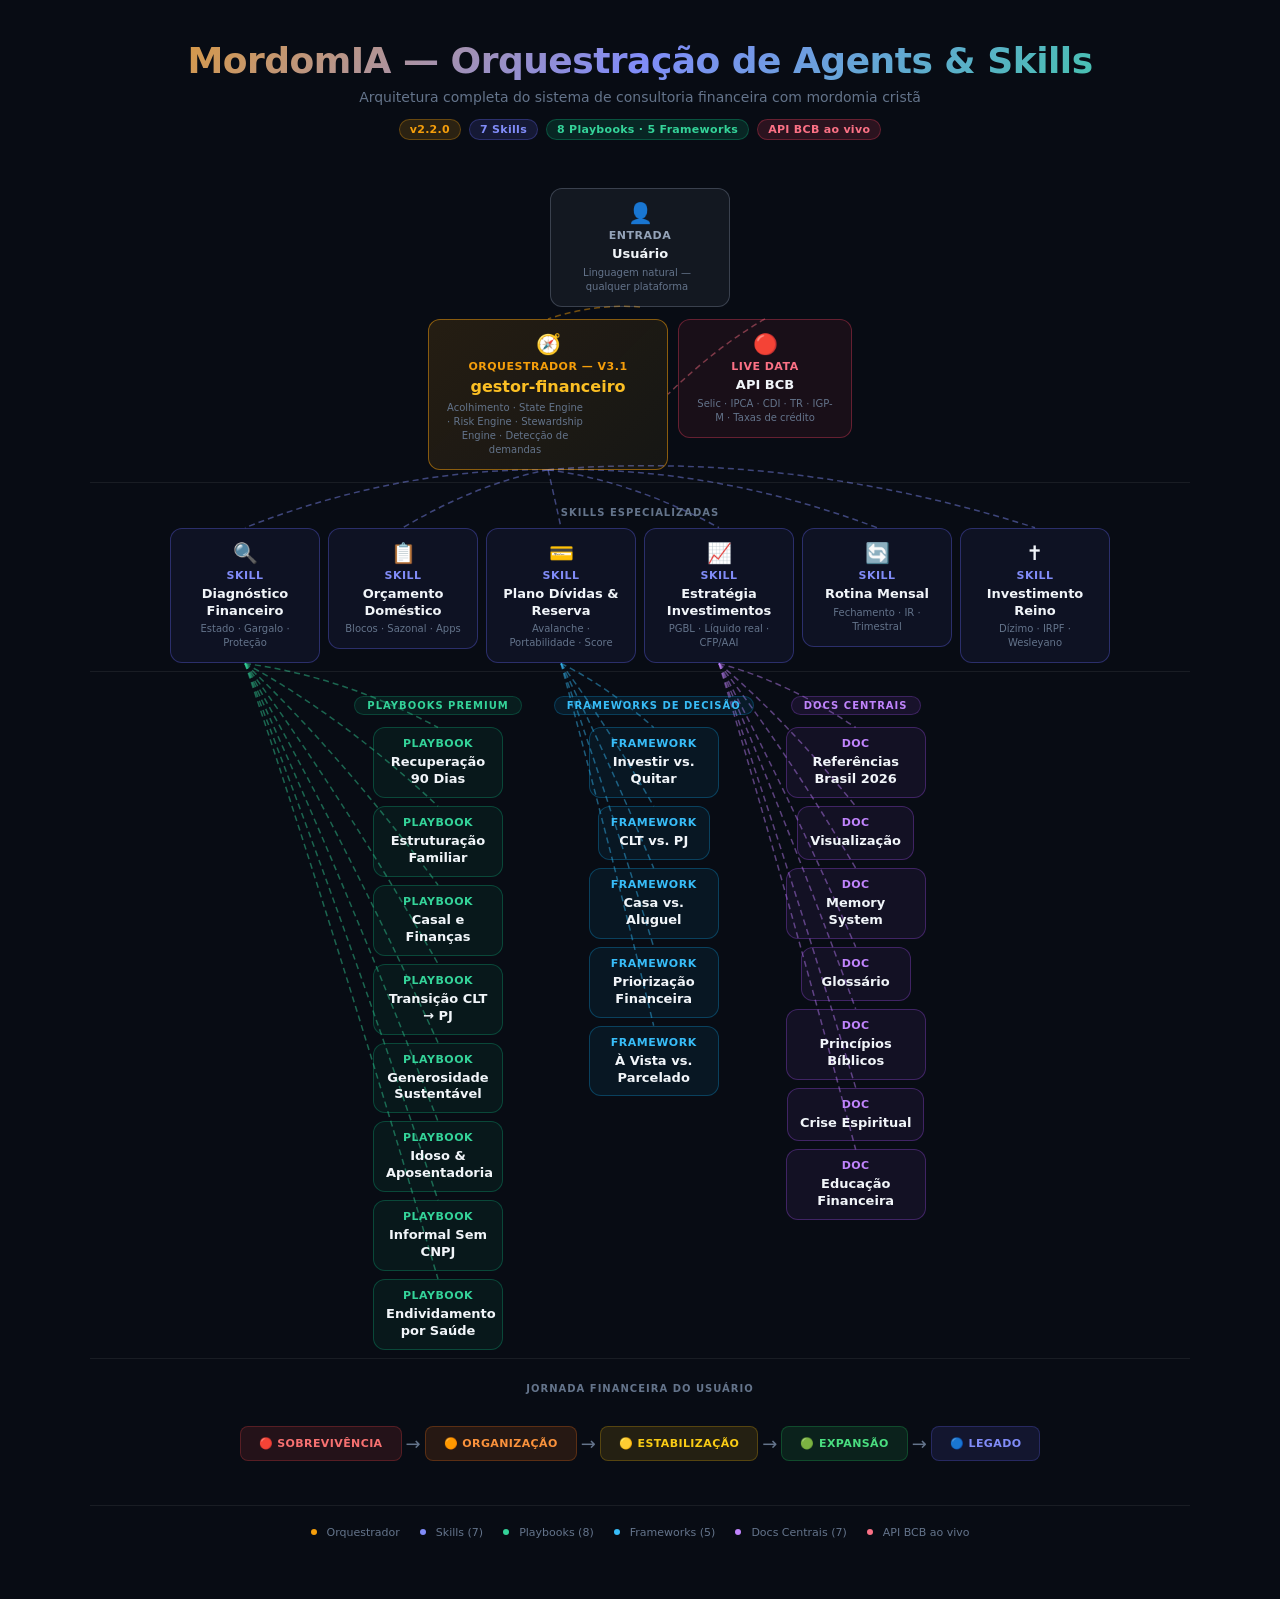
<file: docs/organograma.html>
<!DOCTYPE html>
<html lang="pt-BR">
<head>
<meta charset="UTF-8">
<meta name="viewport" content="width=device-width, initial-scale=1.0">
<title>MordomIA — Orquestração de Agents & Skills</title>
<style>
  :root {
    --bg:        #080C14;
    --bg2:       #0D1320;
    --border:    rgba(255,255,255,0.07);
    --user:      #94A3B8;
    --orch:      #F59E0B;
    --orch2:     #FBBF24;
    --skill:     #818CF8;
    --skill2:    #6366F1;
    --play:      #34D399;
    --play2:     #10B981;
    --frame:     #38BDF8;
    --frame2:    #0EA5E9;
    --doc:       #C084FC;
    --doc2:      #A855F7;
    --api:       #FB7185;
    --api2:      #F43F5E;
    --text:      #F1F5F9;
    --muted:     #64748B;
    --track:     #1E293B;
  }

  *, *::before, *::after { box-sizing: border-box; margin: 0; padding: 0; }

  body {
    background: var(--bg);
    font-family: 'Segoe UI', system-ui, -apple-system, sans-serif;
    color: var(--text);
    min-height: 100vh;
    padding: 40px 24px 60px;
    overflow-x: hidden;
  }

  /* ── Header ─────────────────────────────────────────── */
  .header {
    text-align: center;
    margin-bottom: 48px;
  }
  .header h1 {
    font-size: clamp(22px, 4vw, 36px);
    font-weight: 700;
    letter-spacing: -0.5px;
    background: linear-gradient(135deg, var(--orch), var(--skill), var(--play));
    -webkit-background-clip: text;
    -webkit-text-fill-color: transparent;
    background-clip: text;
  }
  .header p {
    margin-top: 8px;
    color: var(--muted);
    font-size: 14px;
  }
  .badge-row {
    display: flex;
    justify-content: center;
    gap: 8px;
    flex-wrap: wrap;
    margin-top: 14px;
  }
  .badge {
    font-size: 11px;
    padding: 3px 10px;
    border-radius: 20px;
    font-weight: 600;
    letter-spacing: 0.3px;
  }
  .badge-gold  { background: rgba(245,158,11,0.15); color: var(--orch);  border: 1px solid rgba(245,158,11,0.3); }
  .badge-blue  { background: rgba(99,102,241,0.15); color: var(--skill); border: 1px solid rgba(99,102,241,0.3); }
  .badge-green { background: rgba(16,185,129,0.15); color: var(--play);  border: 1px solid rgba(16,185,129,0.3); }
  .badge-red   { background: rgba(244,63,94,0.15);  color: var(--api);   border: 1px solid rgba(244,63,94,0.3); }

  /* ── SVG overlay for connections ────────────────────── */
  #conn-svg {
    position: absolute;
    top: 0; left: 0;
    width: 100%; height: 100%;
    pointer-events: none;
    z-index: 0;
  }

  /* ── Diagram wrapper ─────────────────────────────────── */
  .diagram {
    position: relative;
    max-width: 1100px;
    margin: 0 auto;
  }

  /* ── Layers ──────────────────────────────────────────── */
  .layer {
    display: flex;
    justify-content: center;
    align-items: flex-start;
    gap: 10px;
    flex-wrap: wrap;
    position: relative;
    z-index: 1;
    margin-bottom: 20px;
  }

  /* ── Nodes ───────────────────────────────────────────── */
  .node {
    border-radius: 12px;
    padding: 12px 16px;
    border: 1px solid var(--border);
    background: var(--bg2);
    cursor: default;
    transition: transform 0.2s, box-shadow 0.2s;
    position: relative;
    text-align: center;
    animation: fadeInUp 0.5s both;
  }
  .node:hover {
    transform: translateY(-3px);
    z-index: 10;
  }
  .node-label {
    font-size: 11px;
    font-weight: 700;
    letter-spacing: 0.5px;
    text-transform: uppercase;
  }
  .node-name {
    font-size: 13px;
    font-weight: 600;
    margin-top: 4px;
    line-height: 1.3;
  }
  .node-desc {
    font-size: 10px;
    color: var(--muted);
    margin-top: 3px;
    line-height: 1.4;
    max-width: 140px;
  }
  .node-icon {
    font-size: 20px;
    margin-bottom: 4px;
    display: block;
  }

  /* Tooltip on hover */
  .node[data-tip]:hover::after {
    content: attr(data-tip);
    position: absolute;
    bottom: calc(100% + 8px);
    left: 50%;
    transform: translateX(-50%);
    background: #1E293B;
    border: 1px solid rgba(255,255,255,0.12);
    color: #E2E8F0;
    font-size: 11px;
    line-height: 1.4;
    padding: 6px 10px;
    border-radius: 8px;
    width: max-content;
    max-width: 220px;
    white-space: normal;
    z-index: 100;
    pointer-events: none;
  }

  /* ── USER node ───────────────────────────────────────── */
  .node-user {
    border-color: rgba(148,163,184,0.3);
    background: rgba(148,163,184,0.08);
    min-width: 180px;
  }
  .node-user .node-label { color: var(--user); }
  .node-user:hover { box-shadow: 0 0 20px rgba(148,163,184,0.2); }

  /* ── ORCHESTRATOR node ───────────────────────────────── */
  .node-orch {
    border-color: rgba(245,158,11,0.5);
    background: linear-gradient(135deg, rgba(245,158,11,0.12), rgba(251,191,36,0.06));
    min-width: 240px;
    animation: fadeInUp 0.5s both, pulseOrch 3s ease-in-out 1s infinite;
  }
  .node-orch .node-label { color: var(--orch); }
  .node-orch .node-name  { font-size: 16px; color: var(--orch2); }
  .node-orch:hover { box-shadow: 0 0 40px rgba(245,158,11,0.35); }

  /* ── SKILL nodes ─────────────────────────────────────── */
  .node-skill {
    border-color: rgba(99,102,241,0.35);
    background: rgba(99,102,241,0.07);
    min-width: 130px;
    max-width: 150px;
  }
  .node-skill .node-label { color: var(--skill); }
  .node-skill:hover { box-shadow: 0 0 24px rgba(99,102,241,0.3); }

  /* ── PLAYBOOK nodes ──────────────────────────────────── */
  .node-play {
    border-color: rgba(16,185,129,0.3);
    background: rgba(16,185,129,0.07);
    min-width: 110px;
    max-width: 130px;
    padding: 9px 12px;
  }
  .node-play .node-label { color: var(--play); }
  .node-play:hover { box-shadow: 0 0 20px rgba(16,185,129,0.25); }

  /* ── FRAMEWORK nodes ─────────────────────────────────── */
  .node-frame {
    border-color: rgba(14,165,233,0.3);
    background: rgba(14,165,233,0.07);
    min-width: 110px;
    max-width: 130px;
    padding: 9px 12px;
  }
  .node-frame .node-label { color: var(--frame); }
  .node-frame:hover { box-shadow: 0 0 20px rgba(14,165,233,0.25); }

  /* ── DOC nodes ───────────────────────────────────────── */
  .node-doc {
    border-color: rgba(168,85,247,0.3);
    background: rgba(168,85,247,0.07);
    min-width: 110px;
    max-width: 140px;
    padding: 9px 12px;
  }
  .node-doc .node-label { color: var(--doc); }
  .node-doc:hover { box-shadow: 0 0 20px rgba(168,85,247,0.25); }

  /* ── API LIVE node ───────────────────────────────────── */
  .node-api {
    border-color: rgba(244,63,94,0.35);
    background: rgba(244,63,94,0.07);
    min-width: 150px;
    animation: fadeInUp 0.5s both, pulseApi 2s ease-in-out 2s infinite;
  }
  .node-api .node-label { color: var(--api); }
  .node-api:hover { box-shadow: 0 0 24px rgba(244,63,94,0.3); }

  /* ── STATES bar ──────────────────────────────────────── */
  .states-bar {
    display: flex;
    justify-content: center;
    align-items: center;
    gap: 0;
    margin-top: 28px;
    flex-wrap: wrap;
    position: relative;
    z-index: 1;
  }
  .state {
    padding: 10px 18px;
    font-size: 11px;
    font-weight: 700;
    letter-spacing: 0.4px;
    text-transform: uppercase;
    position: relative;
    animation: fadeInUp 0.5s both;
    cursor: default;
    transition: transform 0.2s;
    border-radius: 8px;
    margin: 4px 2px;
  }
  .state:hover { transform: translateY(-2px); }
  .state-arrow {
    color: var(--muted);
    font-size: 18px;
    margin: 0 2px;
    align-self: center;
  }
  .s1 { background: rgba(239,68,68,0.12);  color: #F87171; border: 1px solid rgba(239,68,68,0.25);  }
  .s2 { background: rgba(249,115,22,0.12); color: #FB923C; border: 1px solid rgba(249,115,22,0.25); }
  .s3 { background: rgba(234,179,8,0.12);  color: #FACC15; border: 1px solid rgba(234,179,8,0.25);  }
  .s4 { background: rgba(34,197,94,0.12);  color: #4ADE80; border: 1px solid rgba(34,197,94,0.25);  }
  .s5 { background: rgba(99,102,241,0.12); color: #818CF8; border: 1px solid rgba(99,102,241,0.25); }

  /* ── Section labels ──────────────────────────────────── */
  .section-label {
    text-align: center;
    font-size: 10px;
    font-weight: 700;
    letter-spacing: 1px;
    text-transform: uppercase;
    margin-bottom: 10px;
    color: var(--muted);
    position: relative;
    z-index: 1;
  }

  /* ── Resource groups ─────────────────────────────────── */
  .resources {
    display: flex;
    justify-content: center;
    gap: 32px;
    flex-wrap: wrap;
    position: relative;
    z-index: 1;
    margin-bottom: 8px;
  }
  .resource-group {
    display: flex;
    flex-direction: column;
    align-items: center;
    gap: 8px;
  }
  .resource-group-title {
    font-size: 10px;
    font-weight: 700;
    letter-spacing: 1px;
    text-transform: uppercase;
    margin-bottom: 4px;
    padding: 3px 12px;
    border-radius: 20px;
  }
  .rg-play  { color: var(--play);  background: rgba(16,185,129,0.1);  border: 1px solid rgba(16,185,129,0.25);  }
  .rg-frame { color: var(--frame); background: rgba(14,165,233,0.1);  border: 1px solid rgba(14,165,233,0.25); }
  .rg-doc   { color: var(--doc);   background: rgba(168,85,247,0.1);  border: 1px solid rgba(168,85,247,0.25); }

  /* ── Dividers ────────────────────────────────────────── */
  .divider {
    width: 100%;
    max-width: 1100px;
    margin: 8px auto 24px;
    border: none;
    border-top: 1px solid var(--border);
    position: relative;
    z-index: 1;
  }

  /* ── Flow indicators ─────────────────────────────────── */
  .flow-dot {
    width: 6px; height: 6px;
    border-radius: 50%;
    display: inline-block;
    margin-right: 4px;
    animation: blink 1.4s ease-in-out infinite;
  }
  .dot-orch  { background: var(--orch);  }
  .dot-skill { background: var(--skill); animation-delay: 0.2s; }
  .dot-play  { background: var(--play);  animation-delay: 0.4s; }
  .dot-frame { background: var(--frame); animation-delay: 0.6s; }
  .dot-doc   { background: var(--doc);   animation-delay: 0.8s; }
  .dot-api   { background: var(--api);   animation-delay: 1.0s; }

  .legend {
    display: flex;
    justify-content: center;
    gap: 20px;
    flex-wrap: wrap;
    margin-top: 40px;
    padding-top: 20px;
    border-top: 1px solid var(--border);
    position: relative;
    z-index: 1;
  }
  .legend-item {
    display: flex;
    align-items: center;
    gap: 6px;
    font-size: 11px;
    color: var(--muted);
  }

  /* ── SVG connection lines ────────────────────────────── */
  .conn-line {
    stroke-dasharray: 6 4;
    stroke-dashoffset: 0;
    animation: flowLine 1.8s linear infinite;
    opacity: 0.45;
  }
  .conn-line-solid {
    opacity: 0.3;
  }
  .conn-orch  { stroke: var(--orch);  }
  .conn-skill { stroke: var(--skill); }
  .conn-play  { stroke: var(--play);  }
  .conn-frame { stroke: var(--frame); }
  .conn-doc   { stroke: var(--doc);   }
  .conn-api   { stroke: var(--api);   }

  /* ── Keyframes ───────────────────────────────────────── */
  @keyframes fadeInUp {
    from { opacity: 0; transform: translateY(16px); }
    to   { opacity: 1; transform: translateY(0); }
  }
  @keyframes pulseOrch {
    0%, 100% { box-shadow: 0 0 20px rgba(245,158,11,0.2); }
    50%       { box-shadow: 0 0 45px rgba(245,158,11,0.5), 0 0 80px rgba(245,158,11,0.15); }
  }
  @keyframes pulseApi {
    0%, 100% { box-shadow: 0 0 8px rgba(244,63,94,0.2); }
    50%       { box-shadow: 0 0 20px rgba(244,63,94,0.5); }
  }
  @keyframes flowLine {
    from { stroke-dashoffset: 100; }
    to   { stroke-dashoffset: 0; }
  }
  @keyframes blink {
    0%, 100% { opacity: 1; }
    50%       { opacity: 0.2; }
  }

  /* ── Responsive ──────────────────────────────────────── */
  @media (max-width: 700px) {
    .node-skill { min-width: 100px; max-width: 120px; }
    .node-play, .node-frame, .node-doc { min-width: 90px; max-width: 110px; }
    .resources  { gap: 16px; }
  }
</style>
</head>
<body>

<div class="header">
  <h1>MordomIA — Orquestração de Agents &amp; Skills</h1>
  <p>Arquitetura completa do sistema de consultoria financeira com mordomia cristã</p>
  <div class="badge-row">
    <span class="badge badge-gold">v2.2.0</span>
    <span class="badge badge-blue">7 Skills</span>
    <span class="badge badge-green">8 Playbooks · 5 Frameworks</span>
    <span class="badge badge-red">API BCB ao vivo</span>
  </div>
</div>

<!-- ══════════════════════════════════════════════════════════ -->
<!-- DIAGRAM                                                    -->
<!-- ══════════════════════════════════════════════════════════ -->
<div class="diagram" id="diagram">

  <!-- SVG connections overlay -->
  <svg id="conn-svg" xmlns="http://www.w3.org/2000/svg"></svg>

  <!-- ── Layer 0: User ─────────────────────────────────── -->
  <div class="layer" style="margin-bottom:12px;">
    <div class="node node-user" id="n-user" data-tip="Qualquer mensagem em linguagem natural — o sistema detecta a intenção e classifica o estado financeiro automaticamente">
      <span class="node-icon">👤</span>
      <div class="node-label">Entrada</div>
      <div class="node-name">Usuário</div>
      <div class="node-desc">Linguagem natural — qualquer plataforma</div>
    </div>
  </div>

  <!-- ── Layer 1: Orchestrator ─────────────────────────── -->
  <div class="layer" style="margin-bottom:12px;">
    <div class="node node-orch" id="n-orch" data-tip="Ponto de entrada único. Classifica estado financeiro (Sobrevivência→Legado), ativa protocolo correto, decide cadeia de skills, detecta gatilhos para frameworks e playbooks.">
      <span class="node-icon">🧭</span>
      <div class="node-label">Orquestrador — v3.1</div>
      <div class="node-name">gestor-financeiro</div>
      <div class="node-desc">Acolhimento · State Engine · Risk Engine · Stewardship Engine · Detecção de demandas</div>
    </div>
    <div class="node node-api" id="n-api" data-tip="API pública do Banco Central do Brasil — sem autenticação. Selic (série 432), IPCA (433), CDI (12), TR (226), IGP-M (189) e taxas de crédito via Olinda. Atualiza automaticamente via update-referencias.py">
      <span class="node-icon">🔴</span>
      <div class="node-label">Live Data</div>
      <div class="node-name">API BCB</div>
      <div class="node-desc">Selic · IPCA · CDI · TR · IGP-M · Taxas de crédito</div>
    </div>
  </div>

  <hr class="divider">
  <div class="section-label">Skills Especializadas</div>

  <!-- ── Layer 2: Skills ───────────────────────────────── -->
  <div class="layer" style="gap:8px; margin-bottom:8px;">
    <div class="node node-skill" id="n-s0" data-tip="Diagnóstico profundo: estado financeiro, gargalo primário, lacunas de proteção, gastos invisíveis, protocolo de retorno para usuários recorrentes. v2.1">
      <span class="node-icon">🔍</span>
      <div class="node-label">Skill</div>
      <div class="node-name">Diagnóstico Financeiro</div>
      <div class="node-desc">Estado · Gargalo · Proteção</div>
    </div>
    <div class="node node-skill" id="n-s1" data-tip="Sistema de Orçamento Doméstico com 4 blocos, calendário sazonal, zona cinzenta, protocolo cartão de crédito e guia de apps. v2.1">
      <span class="node-icon">📋</span>
      <div class="node-label">Skill</div>
      <div class="node-name">Orçamento Doméstico</div>
      <div class="node-desc">Blocos · Sazonal · Apps</div>
    </div>
    <div class="node node-skill" id="n-s2" data-tip="Plano de quitação (Avalanche/Bola de Neve), Portabilidade de crédito, Lei 14.181/2021 Superendividamento, recuperação de score, calculadora do mínimo. v2.1">
      <span class="node-icon">💳</span>
      <div class="node-label">Skill</div>
      <div class="node-name">Plano Dívidas &amp; Reserva</div>
      <div class="node-desc">Avalanche · Portabilidade · Score</div>
    </div>
    <div class="node node-skill" id="n-s3" data-tip="PGBL/VGBL engine, simulações com retorno líquido real, ancoragem comportamental de risco, FII/BDR warnings, 7 corretoras + guia de especialistas. v3.0">
      <span class="node-icon">📈</span>
      <div class="node-label">Skill</div>
      <div class="node-name">Estratégia Investimentos</div>
      <div class="node-desc">PGBL · Líquido real · CFP/AAI</div>
    </div>
    <div class="node node-skill" id="n-s4" data-tip="Ciclo de Recalibração mensal, revisão trimestral e anual, protocolo IR (jan-abr), emergência mid-month, integração com IPCA ao vivo. v2.1">
      <span class="node-icon">🔄</span>
      <div class="node-label">Skill</div>
      <div class="node-name">Rotina Mensal</div>
      <div class="node-desc">Fechamento · IR · Trimestral</div>
    </div>
    <div class="node node-skill" id="n-s5" data-tip="Calculadora bruto vs. líquido, deductibilidade IRPF, automação do dízimo passo a passo, protocolo 13°/PLR/bônus/restituição. v2.1">
      <span class="node-icon">✝️</span>
      <div class="node-label">Skill</div>
      <div class="node-name">Investimento Reino</div>
      <div class="node-desc">Dízimo · IRPF · Wesleyano</div>
    </div>
  </div>

  <hr class="divider">

  <!-- ── Layer 3: Resources ────────────────────────────── -->
  <div class="resources" id="resources-layer">

    <!-- Playbooks -->
    <div class="resource-group">
      <div class="resource-group-title rg-play">Playbooks Premium</div>
      <div class="node node-play" id="n-p0" data-tip="Cronograma semana a semana para sair do estado Sobrevivência em 90 dias">
        <div class="node-label">Playbook</div>
        <div class="node-name">Recuperação 90 Dias</div>
      </div>
      <div class="node node-play" id="n-p1" data-tip="Família sem sistema financeiro → sistema operacional completo em 3-6 meses">
        <div class="node-label">Playbook</div>
        <div class="node-name">Estruturação Familiar</div>
      </div>
      <div class="node node-play" id="n-p2" data-tip="Desalinhamento ou conflito entre cônjuges sobre dinheiro">
        <div class="node-label">Playbook</div>
        <div class="node-name">Casal e Finanças</div>
      </div>
      <div class="node node-play" id="n-p3" data-tip="Migração CLT → PJ com cálculo real de benefícios, impostos e proteção social">
        <div class="node-label">Playbook</div>
        <div class="node-name">Transição CLT → PJ</div>
      </div>
      <div class="node node-play" id="n-p4" data-tip="Crescimento progressivo de dízimo e ofertas segundo o Método Wesleyano">
        <div class="node-label">Playbook</div>
        <div class="node-name">Generosidade Sustentável</div>
      </div>
      <div class="node node-play" id="n-p5" data-tip="60+ com aposentadoria insuficiente: BPC, isenção IR, consignado, direitos não acessados">
        <div class="node-label">Playbook</div>
        <div class="node-name">Idoso &amp; Aposentadoria</div>
      </div>
      <div class="node node-play" id="n-p6" data-tip="Trabalhador informal sem CNPJ: proteção social, INSS voluntário, MEI">
        <div class="node-label">Playbook</div>
        <div class="node-name">Informal Sem CNPJ</div>
      </div>
      <div class="node node-play" id="n-p7" data-tip="Família endividada por doença grave: negociação, PROCON, reestruturação de passivo">
        <div class="node-label">Playbook</div>
        <div class="node-name">Endividamento por Saúde</div>
      </div>
    </div>

    <!-- Frameworks -->
    <div class="resource-group">
      <div class="resource-group-title rg-frame">Frameworks de Decisão</div>
      <div class="node node-frame" id="n-f0" data-tip="Quando quitar dívida vs. quando investir — engine com taxa de corte e custo de oportunidade">
        <div class="node-label">Framework</div>
        <div class="node-name">Investir vs. Quitar</div>
      </div>
      <div class="node node-frame" id="n-f1" data-tip="Cálculo real de equivalência CLT → PJ: FGTS, férias, 13°, plano saúde, INSS voluntário">
        <div class="node-label">Framework</div>
        <div class="node-name">CLT vs. PJ</div>
      </div>
      <div class="node node-frame" id="n-f2" data-tip="Análise de 30 anos comprar vs. alugar: custo total, custo de oportunidade, patrimônio">
        <div class="node-label">Framework</div>
        <div class="node-name">Casa vs. Aluguel</div>
      </div>
      <div class="node node-frame" id="n-f3" data-tip="Ordem correta entre 8 prioridades financeiras — da mais urgente à mais estratégica">
        <div class="node-label">Framework</div>
        <div class="node-name">Priorização Financeira</div>
      </div>
      <div class="node node-frame" id="n-f4" data-tip="À vista vs. parcelado: juros embutidos no preço, custo de oportunidade real do capital">
        <div class="node-label">Framework</div>
        <div class="node-name">À Vista vs. Parcelado</div>
      </div>
    </div>

    <!-- Docs centrais -->
    <div class="resource-group">
      <div class="resource-group-title rg-doc">Docs Centrais</div>
      <div class="node node-doc" id="n-d0" data-tip="Selic, IPCA, CDI, TR, IGP-M, IR tabelas, INSS, FGC, taxas por modalidade — atualizado via API BCB">
        <div class="node-label">Doc</div>
        <div class="node-name">Referências Brasil 2026</div>
      </div>
      <div class="node node-doc" id="n-d1" data-tip="10 tipos de visual: barras, linha, pizza, gantt, flowchart, amortização, comparativo, progresso, termômetro, sparkline">
        <div class="node-label">Doc</div>
        <div class="node-name">Visualização</div>
      </div>
      <div class="node node-doc" id="n-d2" data-tip="Schema de persistência de snapshots financeiros entre sessões — mantém histórico e evolução do usuário">
        <div class="node-label">Doc</div>
        <div class="node-name">Memory System</div>
      </div>
      <div class="node node-doc" id="n-d3" data-tip="Terminologia proprietária: Camada de Proteção Financeira, Ciclo de Recalibração, Stewardship Engine…">
        <div class="node-label">Doc</div>
        <div class="node-name">Glossário</div>
      </div>
      <div class="node node-doc" id="n-d4" data-tip="Alma pastoral do pacote: idolatria, ansiedade, contentamento, generosidade radical, riqueza como teste">
        <div class="node-label">Doc</div>
        <div class="node-name">Princípios Bíblicos</div>
      </div>
      <div class="node node-doc" id="n-d5" data-tip="Protocolo crítico: vício, violência patrimonial, crise espiritual, risco à vida — CVV 188, Disque 180">
        <div class="node-label">Doc</div>
        <div class="node-name">Crise Espiritual</div>
      </div>
      <div class="node node-doc" id="n-d6" data-tip="Glossário para iniciantes absolutos: Selic, CDI, CDB, rotativo, juros compostos, IR, FGC…">
        <div class="node-label">Doc</div>
        <div class="node-name">Educação Financeira</div>
      </div>
    </div>
  </div><!-- /resources -->

  <hr class="divider">

  <!-- ── States bar ─────────────────────────────────────── -->
  <div class="section-label">Jornada Financeira do Usuário</div>
  <div class="states-bar">
    <div class="state s1" style="animation-delay:0.1s" data-tip="Déficit mensal, rotativo ativo, inadimplência → Protocolo Estancar Sangria">🔴 Sobrevivência</div>
    <span class="state-arrow">→</span>
    <div class="state s2" style="animation-delay:0.2s" data-tip="Orçamento funcional, dívidas reduzindo, sem reserva → Protocolo Construção de Base">🟠 Organização</div>
    <span class="state-arrow">→</span>
    <div class="state s3" style="animation-delay:0.3s" data-tip="Reserva ativa 3+ meses, consistência mensal, dívidas controladas → Protocolo Proteção Ativa">🟡 Estabilização</div>
    <span class="state-arrow">→</span>
    <div class="state s4" style="animation-delay:0.4s" data-tip="Investimentos ativos, patrimônio crescendo, generosidade aumentando → Protocolo Multiplicação Responsável">🟢 Expansão</div>
    <span class="state-arrow">→</span>
    <div class="state s5" style="animation-delay:0.5s" data-tip="Patrimônio sustentável, planejamento sucessório, impacto real → Protocolo Legado Vivo">🔵 Legado</div>
  </div>

  <!-- ── Legend ─────────────────────────────────────────── -->
  <div class="legend">
    <div class="legend-item"><span class="flow-dot dot-orch"></span> Orquestrador</div>
    <div class="legend-item"><span class="flow-dot dot-skill"></span> Skills (7)</div>
    <div class="legend-item"><span class="flow-dot dot-play"></span> Playbooks (8)</div>
    <div class="legend-item"><span class="flow-dot dot-frame"></span> Frameworks (5)</div>
    <div class="legend-item"><span class="flow-dot dot-doc"></span> Docs Centrais (7)</div>
    <div class="legend-item"><span class="flow-dot dot-api"></span> API BCB ao vivo</div>
  </div>

</div><!-- /diagram -->

<script>
// Draw animated SVG connections between nodes
(function() {
  const svg = document.getElementById('conn-svg');
  const diagram = document.getElementById('diagram');

  function getCenter(id) {
    const el = document.getElementById(id);
    if (!el) return null;
    const dr = diagram.getBoundingClientRect();
    const er = el.getBoundingClientRect();
    return {
      x: er.left - dr.left + er.width / 2,
      y: er.top  - dr.top  + er.height / 2,
      top:    er.top  - dr.top,
      bottom: er.bottom - dr.top,
      left:   er.left - dr.left,
      right:  er.right - dr.left,
    };
  }

  function makePath(x1, y1, x2, y2, cls, delay) {
    const mx = (x1 + x2) / 2;
    const my = (y1 + y2) / 2 - Math.abs(x2 - x1) * 0.1;
    const d  = `M${x1},${y1} Q${mx},${my} ${x2},${y2}`;
    const p  = document.createElementNS('http://www.w3.org/2000/svg', 'path');
    p.setAttribute('d', d);
    p.setAttribute('fill', 'none');
    p.setAttribute('stroke-width', '1.5');
    p.setAttribute('class', `conn-line ${cls}`);
    p.style.animationDelay = delay + 's';
    svg.appendChild(p);
  }

  function draw() {
    svg.innerHTML = '';
    svg.setAttribute('width',  diagram.offsetWidth);
    svg.setAttribute('height', diagram.offsetHeight);

    const orch = getCenter('n-orch');
    const api  = getCenter('n-api');
    const user = getCenter('n-user');

    // User → Orch
    if (user && orch) {
      makePath(user.x, user.bottom, orch.x, orch.top, 'conn-orch', 0);
    }

    // API → Orch
    if (api && orch) {
      makePath(api.x, api.top, orch.right, orch.y, 'conn-api', 0.3);
    }

    // Orch → Skills
    const skillIds = ['n-s0','n-s1','n-s2','n-s3','n-s4','n-s5'];
    skillIds.forEach((id, i) => {
      const s = getCenter(id);
      if (orch && s) makePath(orch.x, orch.bottom, s.x, s.top, 'conn-skill', i * 0.12);
    });

    // Skills → Playbooks (first skill to first playbook group center)
    const playIds  = ['n-p0','n-p1','n-p2','n-p3','n-p4','n-p5','n-p6','n-p7'];
    const frameIds = ['n-f0','n-f1','n-f2','n-f3','n-f4'];
    const docIds   = ['n-d0','n-d1','n-d2','n-d3','n-d4','n-d5','n-d6'];

    // Representative skill → resource group (abstract connection)
    const s0 = getCenter('n-s0');
    const s2 = getCenter('n-s2');
    const s3 = getCenter('n-s3');
    const s4 = getCenter('n-s4');

    playIds.forEach((id, i) => {
      const r = getCenter(id);
      if (s0 && r) makePath(s0.x, s0.bottom, r.x, r.top, 'conn-play', 0.5 + i * 0.08);
    });

    frameIds.forEach((id, i) => {
      const r = getCenter(id);
      if (s2 && r) makePath(s2.x, s2.bottom, r.x, r.top, 'conn-frame', 0.6 + i * 0.1);
    });

    docIds.forEach((id, i) => {
      const r = getCenter(id);
      if (s3 && r) makePath(s3.x, s3.bottom, r.x, r.top, 'conn-doc', 0.7 + i * 0.08);
    });
  }

  // Draw after layout settles
  window.addEventListener('load', () => { setTimeout(draw, 80); });
  window.addEventListener('resize', () => { setTimeout(draw, 80); });
})();
</script>

</body>
</html>
</file>
